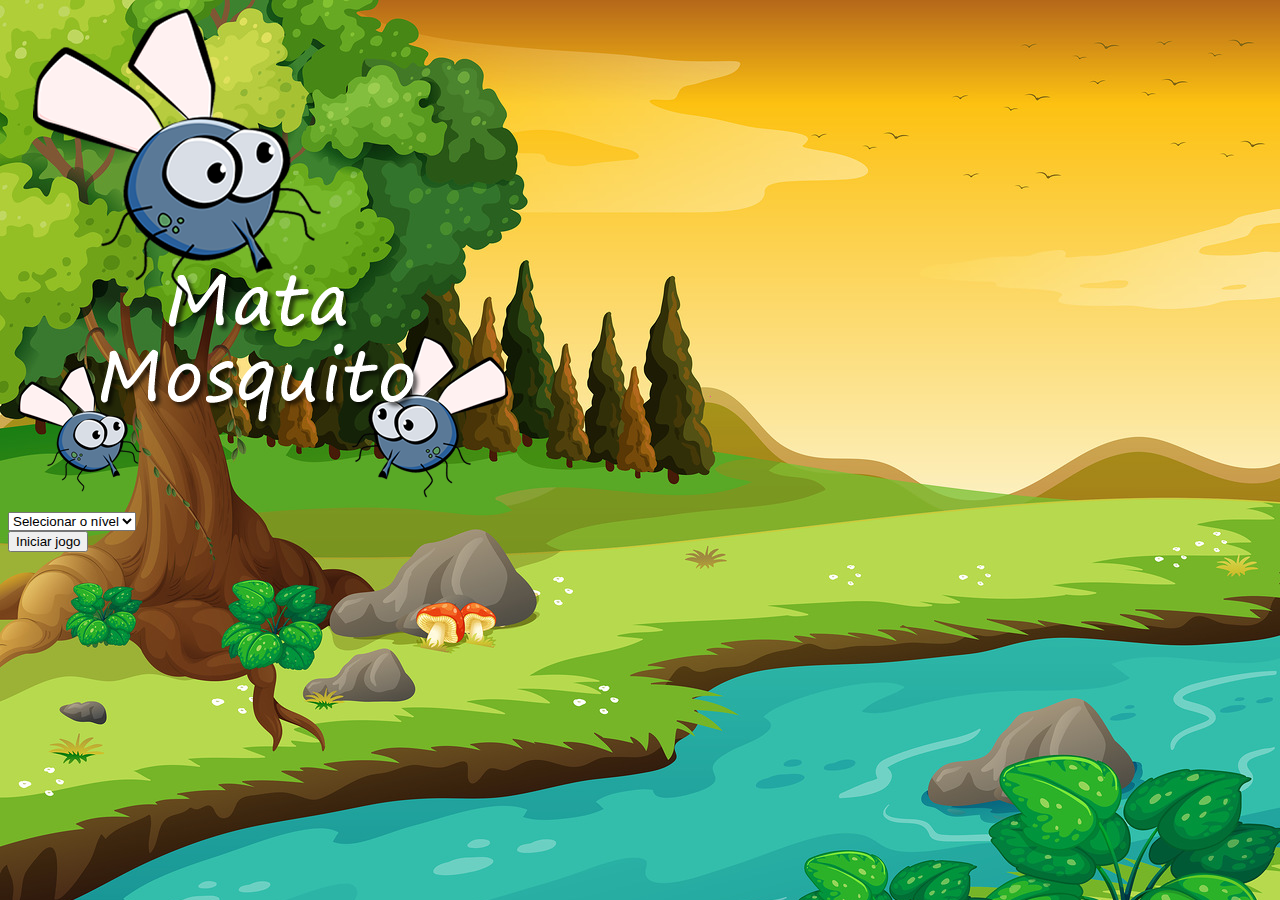
<file: index.html>
<!DOCTYPE html>
<html lang="pt-br">
<head>
    <meta charset="UTF-8">
    <meta http-equiv="X-UA-Compatible" content="IE=edge">
    <meta name="viewport" content="width=device-width, initial-scale=1.0">
    <title>Inicio do jogo</title>
    <link href="https://cdn.jsdelivr.net/npm/bootstrap@5.1.3/dist/css/bootstrap.min.css" rel="stylesheet" integrity="sha384-1BmE4kWBq78iYhFldvKuhfTAU6auU8tT94WrHftjDbrCEXSU1oBoqyl2QvZ6jIW3" crossorigin="anonymous">
    <link rel="stylesheet" href="estilo.css">
    <script>
        function iniciarJogo() {

          let nivel = document.getElementById('nivel').value
          if (nivel === '') {

            alert('Selecione um nivel para iniciar um jogo')

            return false
              
          }
            
            window.location.href = "app.html?"+nivel
        }
    </script>
</head>
<body>
    <div class="container">
        <div class="row">
            <div class="col">
                <div class="d-flex justify-content-center ">
                <img src="imagens/game.png" alt="Inicio do  jogo">
                </div>
            </div>
        </div>
        <div class="row">
            <div class="col">
                <div class="d-flex justify-content-center ">
                    <div class="mb-2">
                        <select class="form-control" id="nivel">
                            <option value="">Selecionar o nível</option>
                            <option value="normal">Normal</option>
                            <option value="dificil">Difícil</option>
                            <option value="hard">Hard</option>
                        </select>
                    </div>
                        </div>
                        </div>
                            </div>
        <div class="row">
            <div class="col">
                <div class="d-flex justify-content-center ">
               <button type="button" class="btn btn-danger btn-lg" onclick="iniciarJogo()">Iniciar jogo</button>
                </div>
            </div>

        </div>
    </div>
    
</body>
</html>
</file>
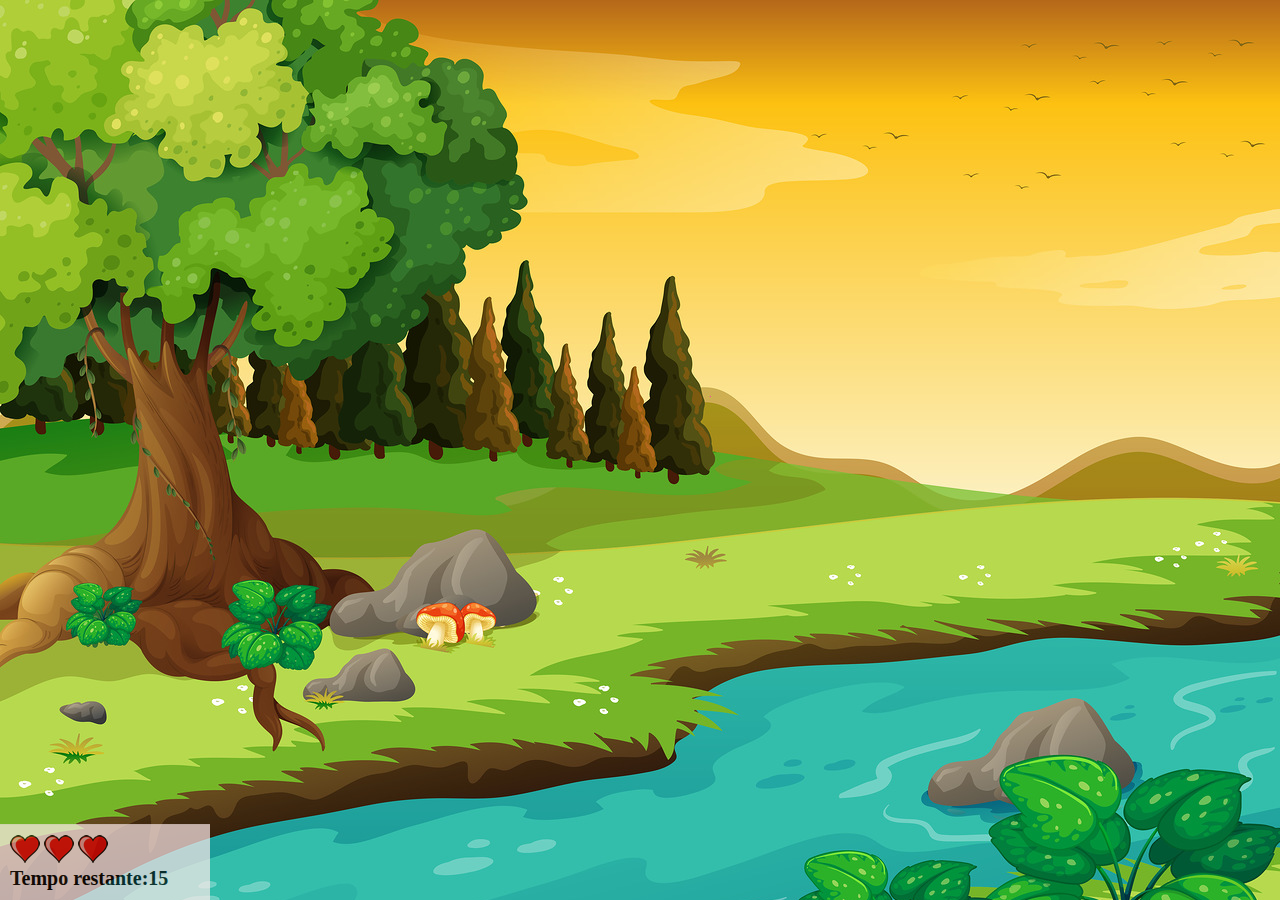
<file: app.html>
<!DOCTYPE html>
<html lang="pt-br">
<head>
    <meta charset="UTF-8">
    <meta http-equiv="X-UA-Compatible" content="IE=edge">
    <meta name="viewport" content="width=device-width, initial-scale=1.0">
    <title>Jogo Mata mosquito </title>
    <script src="jogo.js"></script>
    <link rel="stylesheet" href="estilo.css">
</head>
<body onresize="ajustaTamanhoJogo()">

    <div class="painel">
        <div class="vidas">
            <img  id='v1' src="imagens/coracao_cheio.png" alt="coração vazio">
            <img  id='v2' src="imagens/coracao_cheio.png" alt="coração cheio">
            <img  id='v3' src="imagens/coracao_cheio.png" alt="coração cheio">
        </div>

        <div class="cronometro">Tempo restante:<span id ="cronometro"></span></div>
    </div>



    <script>
        document.getElementById('cronometro').innerHTML = tempo

        let criaMosquito = setInterval(function()
        { posicaoRadomica()}
        ,criaMosquitoTempo)
     
    </script>
</body>
</html>
</file>
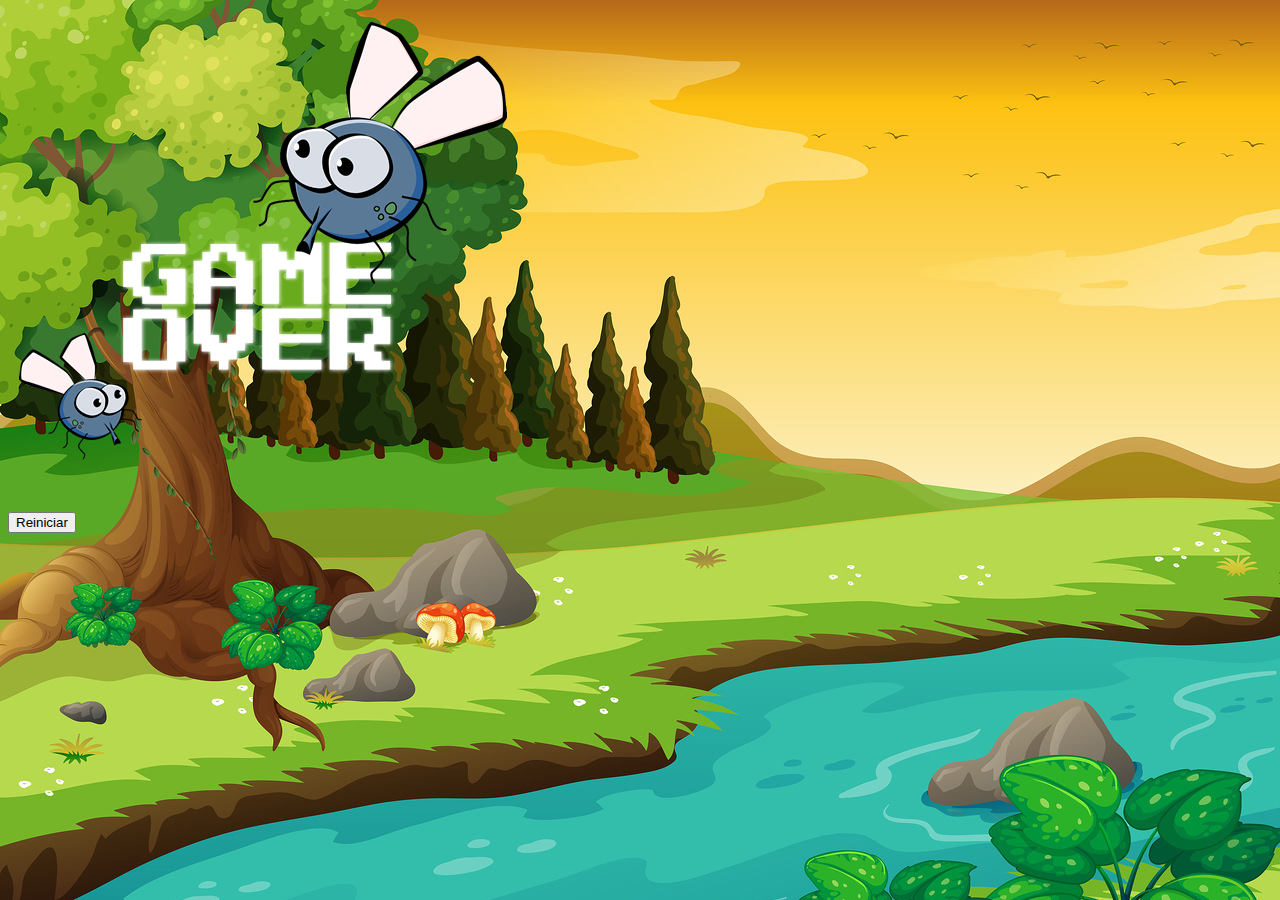
<file: fimDeJogo.html>
<!DOCTYPE html>
<html lang="pt-br">
<head>
    <meta charset="UTF-8">
    <meta http-equiv="X-UA-Compatible" content="IE=edge">
    <meta name="viewport" content="width=device-width, initial-scale=1.0">
    <title>Fim de jogo</title>
    <link href="https://cdn.jsdelivr.net/npm/bootstrap@5.1.3/dist/css/bootstrap.min.css" rel="stylesheet" integrity="sha384-1BmE4kWBq78iYhFldvKuhfTAU6auU8tT94WrHftjDbrCEXSU1oBoqyl2QvZ6jIW3" crossorigin="anonymous">
    <link rel="stylesheet" href="estilo.css">
</head>
<body>
    <div class="container">
        <div class="row">
            <div class="col">
                <div class="d-flex justify-content-center ">
                <img src="imagens/game_over.png" alt="Fim de jogo">
                </div>
            </div>
        </div>
        <div class="row">
            <div class="col">
                <div class="d-flex justify-content-center ">
               <button type="button" class="btn btn-dark btn-lg" onclick="window.location.href = 'index.html'">Reiniciar</button>
                </div>
            </div>

        </div>
    </div>
    
</body>
</html>
</file>
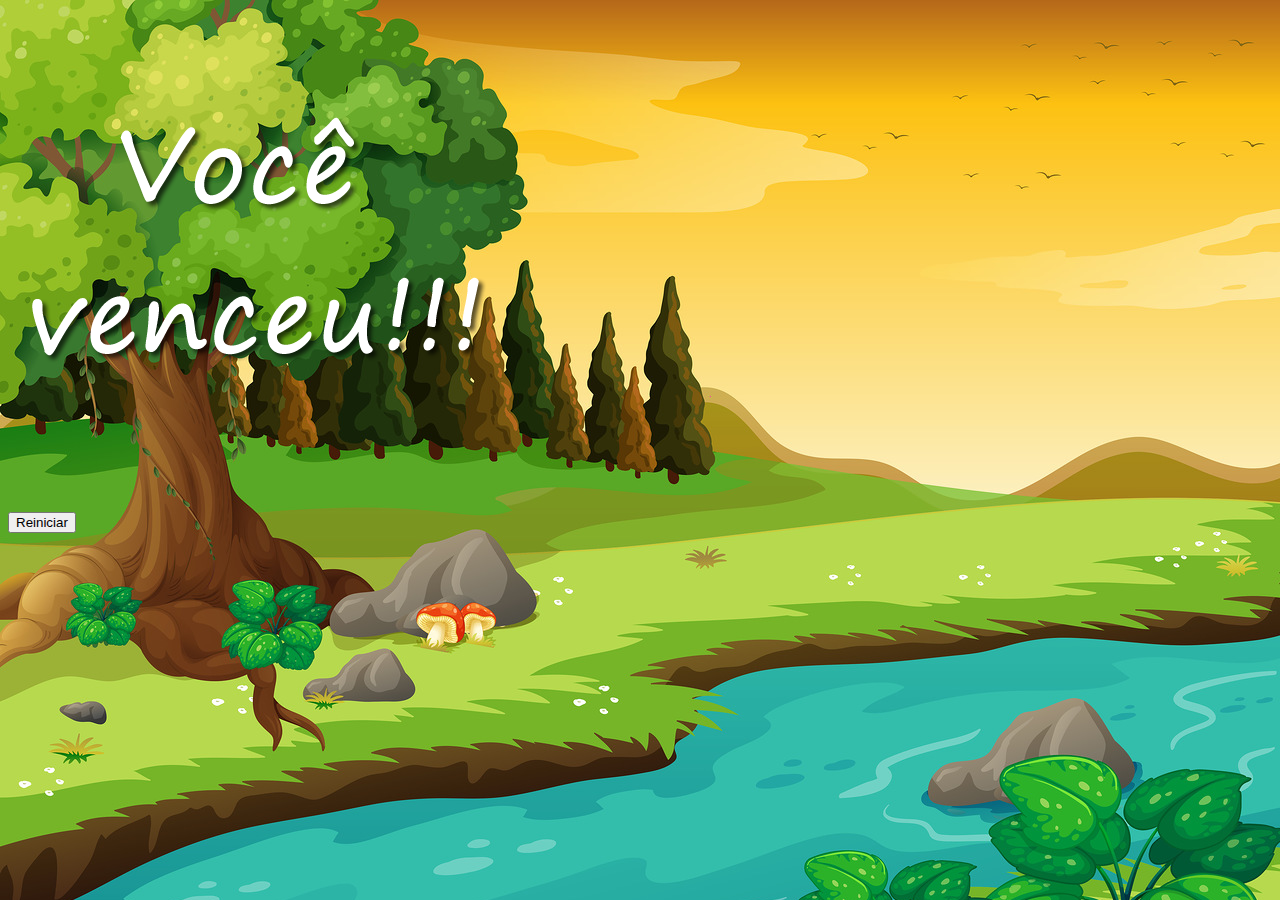
<file: vitoria.html>
<!DOCTYPE html>
<html lang="pt-br">
<head>
    <meta charset="UTF-8">
    <meta http-equiv="X-UA-Compatible" content="IE=edge">
    <meta name="viewport" content="width=device-width, initial-scale=1.0">
    <title>Vitória</title>
    <link href="https://cdn.jsdelivr.net/npm/bootstrap@5.1.3/dist/css/bootstrap.min.css" rel="stylesheet" integrity="sha384-1BmE4kWBq78iYhFldvKuhfTAU6auU8tT94WrHftjDbrCEXSU1oBoqyl2QvZ6jIW3" crossorigin="anonymous">
    <link rel="stylesheet" href="estilo.css">
</head>
<body>
    <div class="container">
        <div class="row">
            <div class="col">
                <div class="d-flex justify-content-center ">
                <img src="imagens/vitoria.png" alt="Vitoria">
                </div>
            </div>
        </div>
        <div class="row">
            <div class="col">
                <div class="d-flex justify-content-center ">
               <button type="button" class="btn btn-dark btn-lg" onclick="window.location.href = 'index.html'">Reiniciar</button>
                </div>
            </div>

        </div>
    </div>
    
</body>
</html>
</file>
<file: estilo.css>
html{

    cursor: url(imagens/mata-mosquito.png) 30 30, auto;
}
.mosquito1{

    width: 50px;
    height: 50px;
}

.mosquito2{

    width: 70px;
    height: 70px;
}


body{
    background-image: url(imagens/bg.jpg);
    background-repeat: no-repeat;
    background-size: 100%;
}

.mosquito3{

    width: 90px;
    height: 90px;
}

.ladoA{

    transform: scaleX(1);

}

.ladoB{

    transform: scaleX(-1);

}

.painel{
     position: absolute;
     left: 0;
     width: 190px;
     padding: 10px;
     bottom: 0;
     border-top: solid 1px rgb(243, 226, 226);
     background-color: rgb(255, 235, 235);
     opacity: 0.7;

}

.vidas{
    float: left;
}

.cronometro{
    float: left;
    font-size: 20px;
    font-weight: bold;

}
</file>
